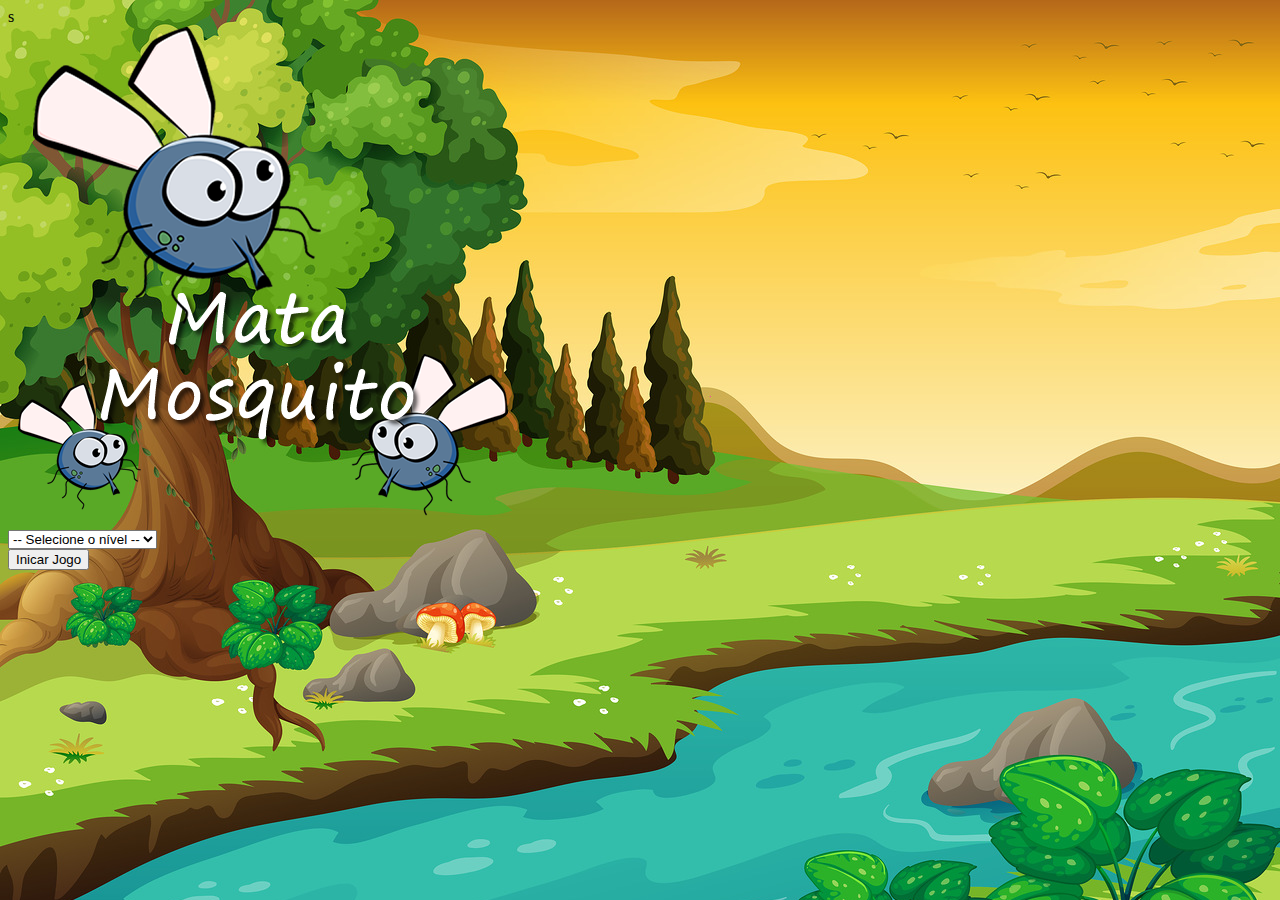
<file: app_mata_mosca/index.html>
<!DOCTYPE html>
<html>
	<head>
		<meta charset="utf-8">
		<meta name="viewport" content="width=device-width, initial-scale=1">
		<title></title>

		<link rel="stylesheet" href="https://cdn.jsdelivr.net/npm/bootstrap@4.6.2/dist/css/bootstrap.min.css" integrity="sha384-xOolHFLEh07PJGoPkLv1IbcEPTNtaed2xpHsD9ESMhqIYd0nLMwNLD69Npy4HI+N" crossorigin="anonymous">

		<link rel="stylesheet" type="text/css" href="estilo.css">s

		<script>
			function iniciarJogo() {
				var nivel = document.getElementById('nivel').value

				if(nivel === '') {
					alert('Selecione um nível para inicar o jogo')
					return false
				}
				window.location.href = "app.html?" + nivel
			}

		</script>
	
	</head>
	<body>

		<div class="container">
			<div class="row">
				<div class="col">
					<div class="d-flex justify-content-center">
						<img src="imagens/game.png">
					</div>

				</div>
				
			</div>

			<div class="row">
				<div class="col">
					<div class="d-flex justify-content-center">
						<div class="mb-2">
							<select class="form-control" id="nivel">
								<option value="">-- Selecione o nível --</option>
								<option value="normal">Normal</option>	
								<option value="dificil">Difícil</option>
								<option value="chucknorris">Chuck Norris</option>			
							</select>
						</div>
					</div>
				</div>
			</div>



			<div class="row">
				<div class="col">
					<div class="d-flex justify-content-center">
						<button type="button" class="btn btn-danger btn-lg" onclick="iniciarJogo()">
							Inicar Jogo
						</button>
					</div>

				</div>
				
			</div>
		</div>

	</body>
</html>
</file>
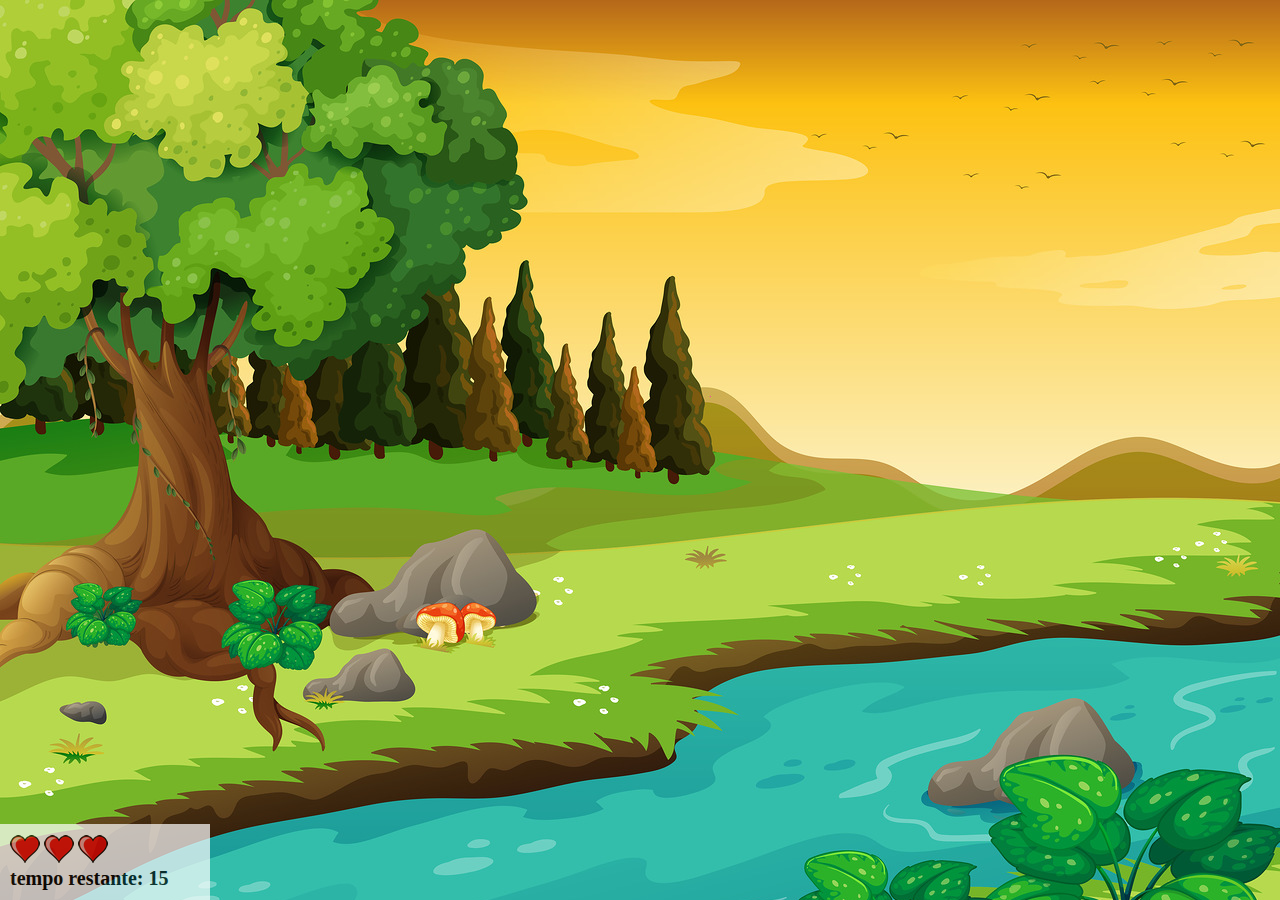
<file: app_mata_mosca/app.html>
<!DOCTYPE html>
<html>
	<head>
		<meta charset="utf-8">
		<meta name="viewport" content="width=device-width, initial-scale=1">
		<title>
		</title>

		<link rel="stylesheet" type="text/css" href="estilo.css">


		<script src="jogo.js">
		</script>

	</head>
	<body onresize="ajustaTamanhoPalcoJogo()">

		<div class="painel">
			<div class="vidas">
				<img id="v1" src="imagens/coracao_cheio.png">
				<img id="v2" src="imagens/coracao_cheio.png">
				<img id="v3" src="imagens/coracao_cheio.png">
			</div>

			<div class="cronometro"> tempo restante: <span id="cronometro">
				
			</span>
				
			</div>
		</div>


		<script>

			document.getElementById('cronometro').innerHTML = tempo


			var criaMosquito = setInterval(function() {
				posicaoRandomica()
			}, criaMosquitoTempo)

		</script>
	</body>
</html>
</file>
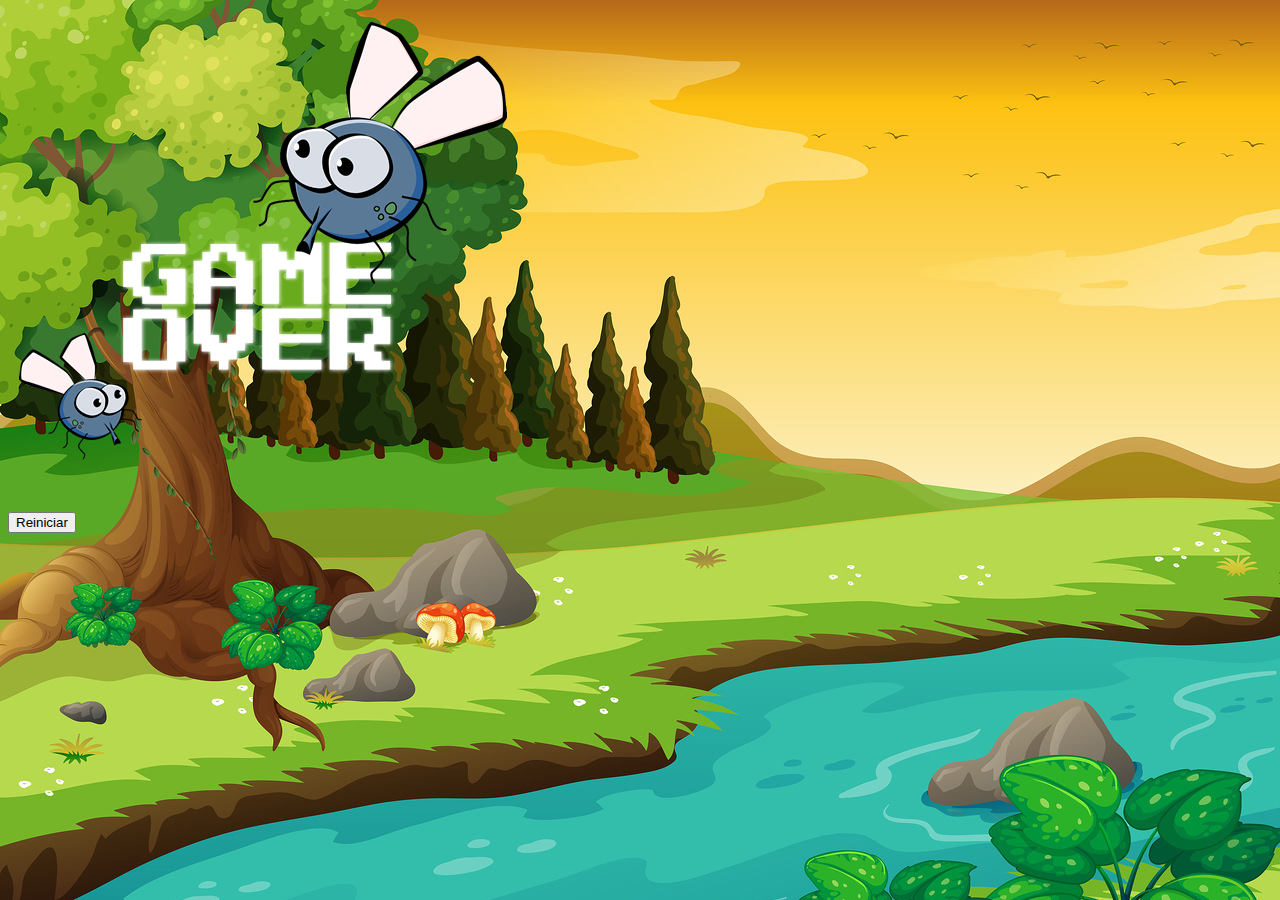
<file: app_mata_mosca/fim_de_jogo.html>
<!DOCTYPE html>
<html>
	<head>
		<meta charset="utf-8">
		<meta name="viewport" content="width=device-width, initial-scale=1">
		<title></title>

		<link rel="stylesheet" href="https://cdn.jsdelivr.net/npm/bootstrap@4.6.2/dist/css/bootstrap.min.css" integrity="sha384-xOolHFLEh07PJGoPkLv1IbcEPTNtaed2xpHsD9ESMhqIYd0nLMwNLD69Npy4HI+N" crossorigin="anonymous">

		<link rel="stylesheet" type="text/css" href="estilo.css">
	</head>
	<body>

		<div class="container">
			<div class="row">
				<div class="col">
					<div class="d-flex justify-content-center">
						<img src="imagens/game_over.png">
					</div>

				</div>
				
			</div>

			<div class="row">
				<div class="col">
					<div class="d-flex justify-content-center">
						<button type="button" class="btn btn-dark btn-lg" onclick="window.location.href = 'index.html' ">
							Reiniciar
						</button>
					</div>

				</div>
				
			</div>
		</div>

	</body>
</html>
</file>
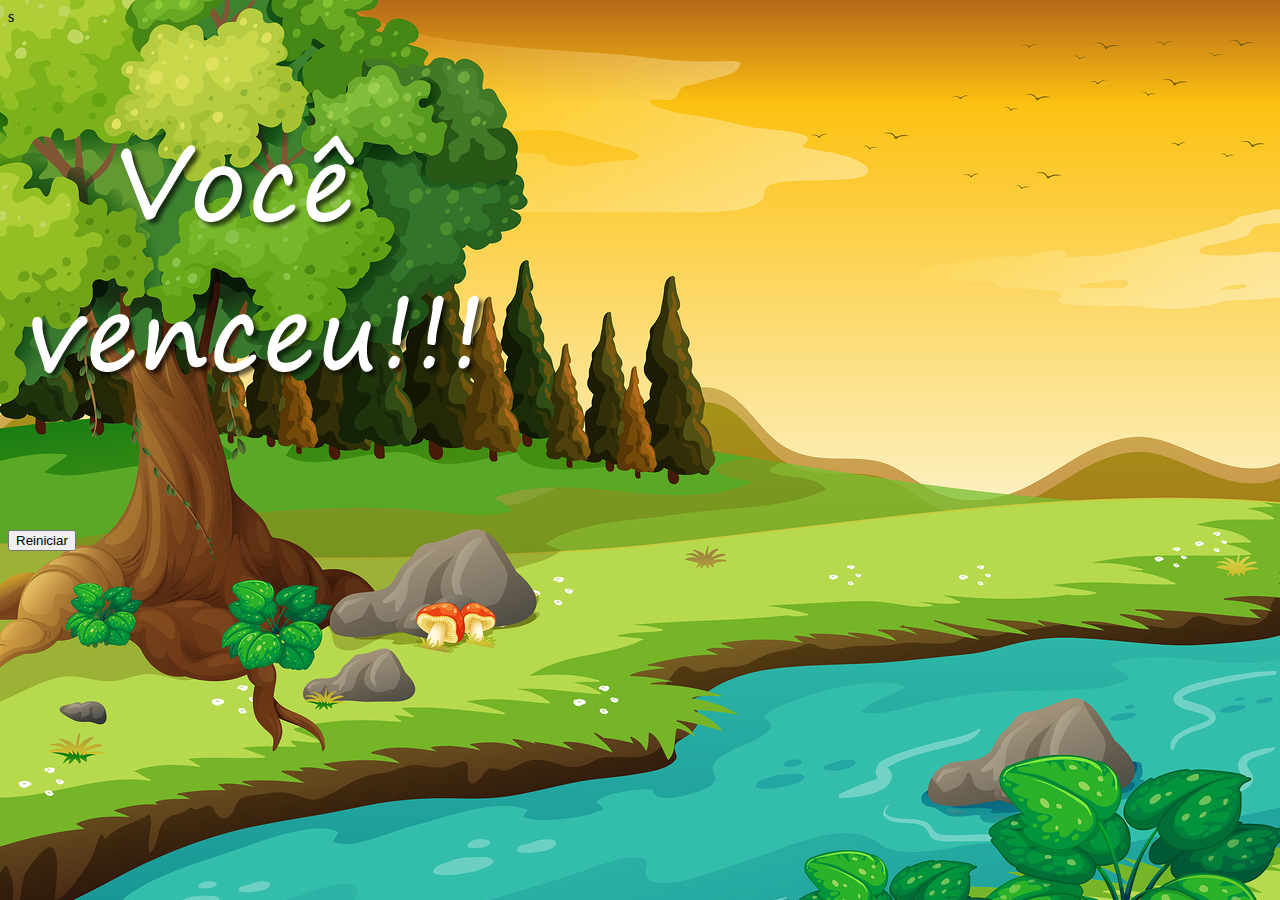
<file: app_mata_mosca/vitoria.html>
<!DOCTYPE html>
<html>
	<head>
		<meta charset="utf-8">
		<meta name="viewport" content="width=device-width, initial-scale=1">
		<title></title>

		<link rel="stylesheet" href="https://cdn.jsdelivr.net/npm/bootstrap@4.6.2/dist/css/bootstrap.min.css" integrity="sha384-xOolHFLEh07PJGoPkLv1IbcEPTNtaed2xpHsD9ESMhqIYd0nLMwNLD69Npy4HI+N" crossorigin="anonymous">

		<link rel="stylesheet" type="text/css" href="estilo.css">s
	</head>
	<body>

		<div class="container">
			<div class="row">
				<div class="col">
					<div class="d-flex justify-content-center">
						<img src="imagens/vitoria.png">
					</div>

				</div>
				
			</div>

			<div class="row">
				<div class="col">
					<div class="d-flex justify-content-center">
						<button type="button" class="btn btn-dark btn-lg" onclick="window.location.href = 'index.html' ">
							Reiniciar
						</button>
					</div>

				</div>
				
			</div>
		</div>

	</body>
</html>
</file>
<file: app_mata_mosca/estilo.css>
html {
	cursor: url(imagens/mata_mosca.png) 30 30, auto;
}

body{
	background-image: url(imagens/bg.jpg);
	background-repeat: no-repeat ;
	background-size: 100%;
}

.mosquito1 {
	width: 50px;
	height: 50px;
}

.mosquito2 {
	width: 70px;
	height: 70px;
}

.mosquito3 {
	width: 90px;
	height: 90px;
}

.ladoA {
	transform: scaleX(1);
}

.ladoB {
	transform: scaleX(-1);
}


.painel {
	position: absolute;
	width: 190px;
	padding: 10px;
	left: 0px;
	bottom: 0px;
	border-top: solid 1px #fff;
	background-color: #fff;
	opacity: 0.7;
}
 
.vidas {
	float: left;
}

.cronometro {
	float: left;
	font-size: 20px;
	font-weight: bold;
}
</file>
